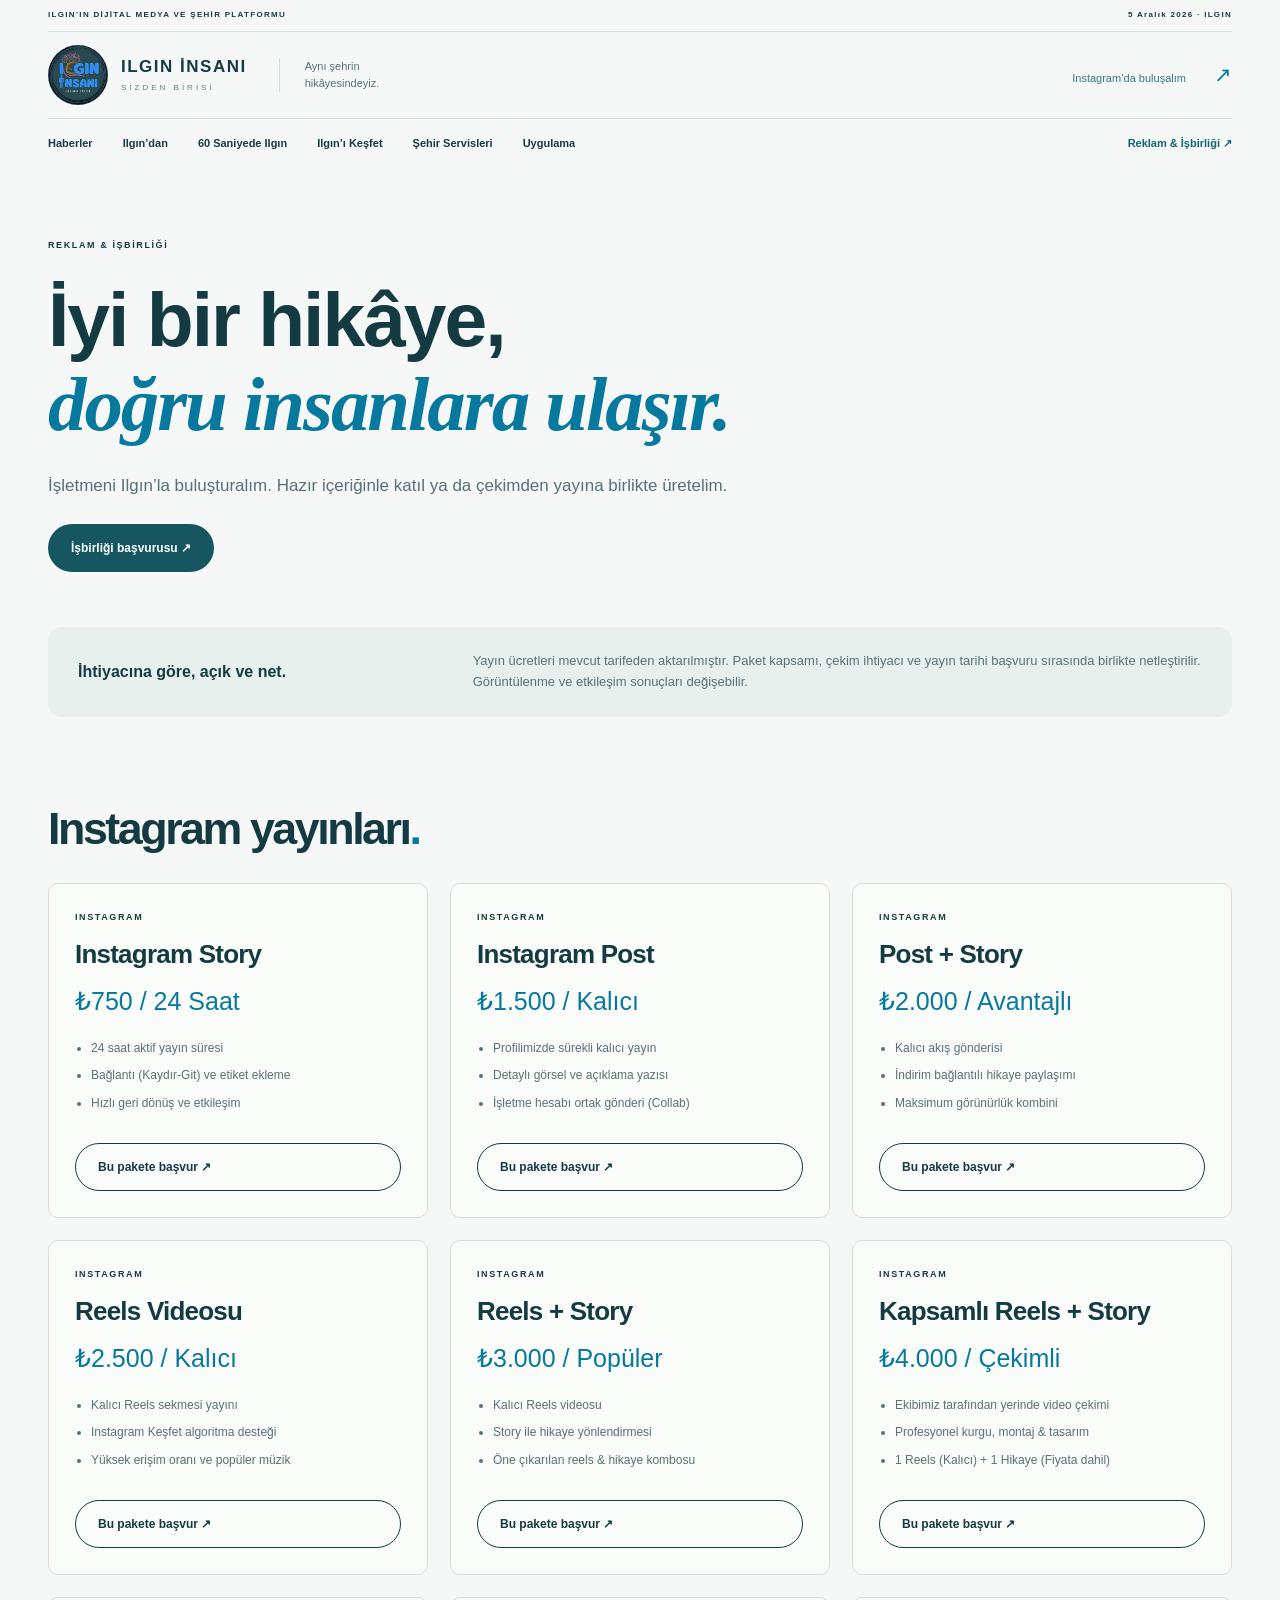
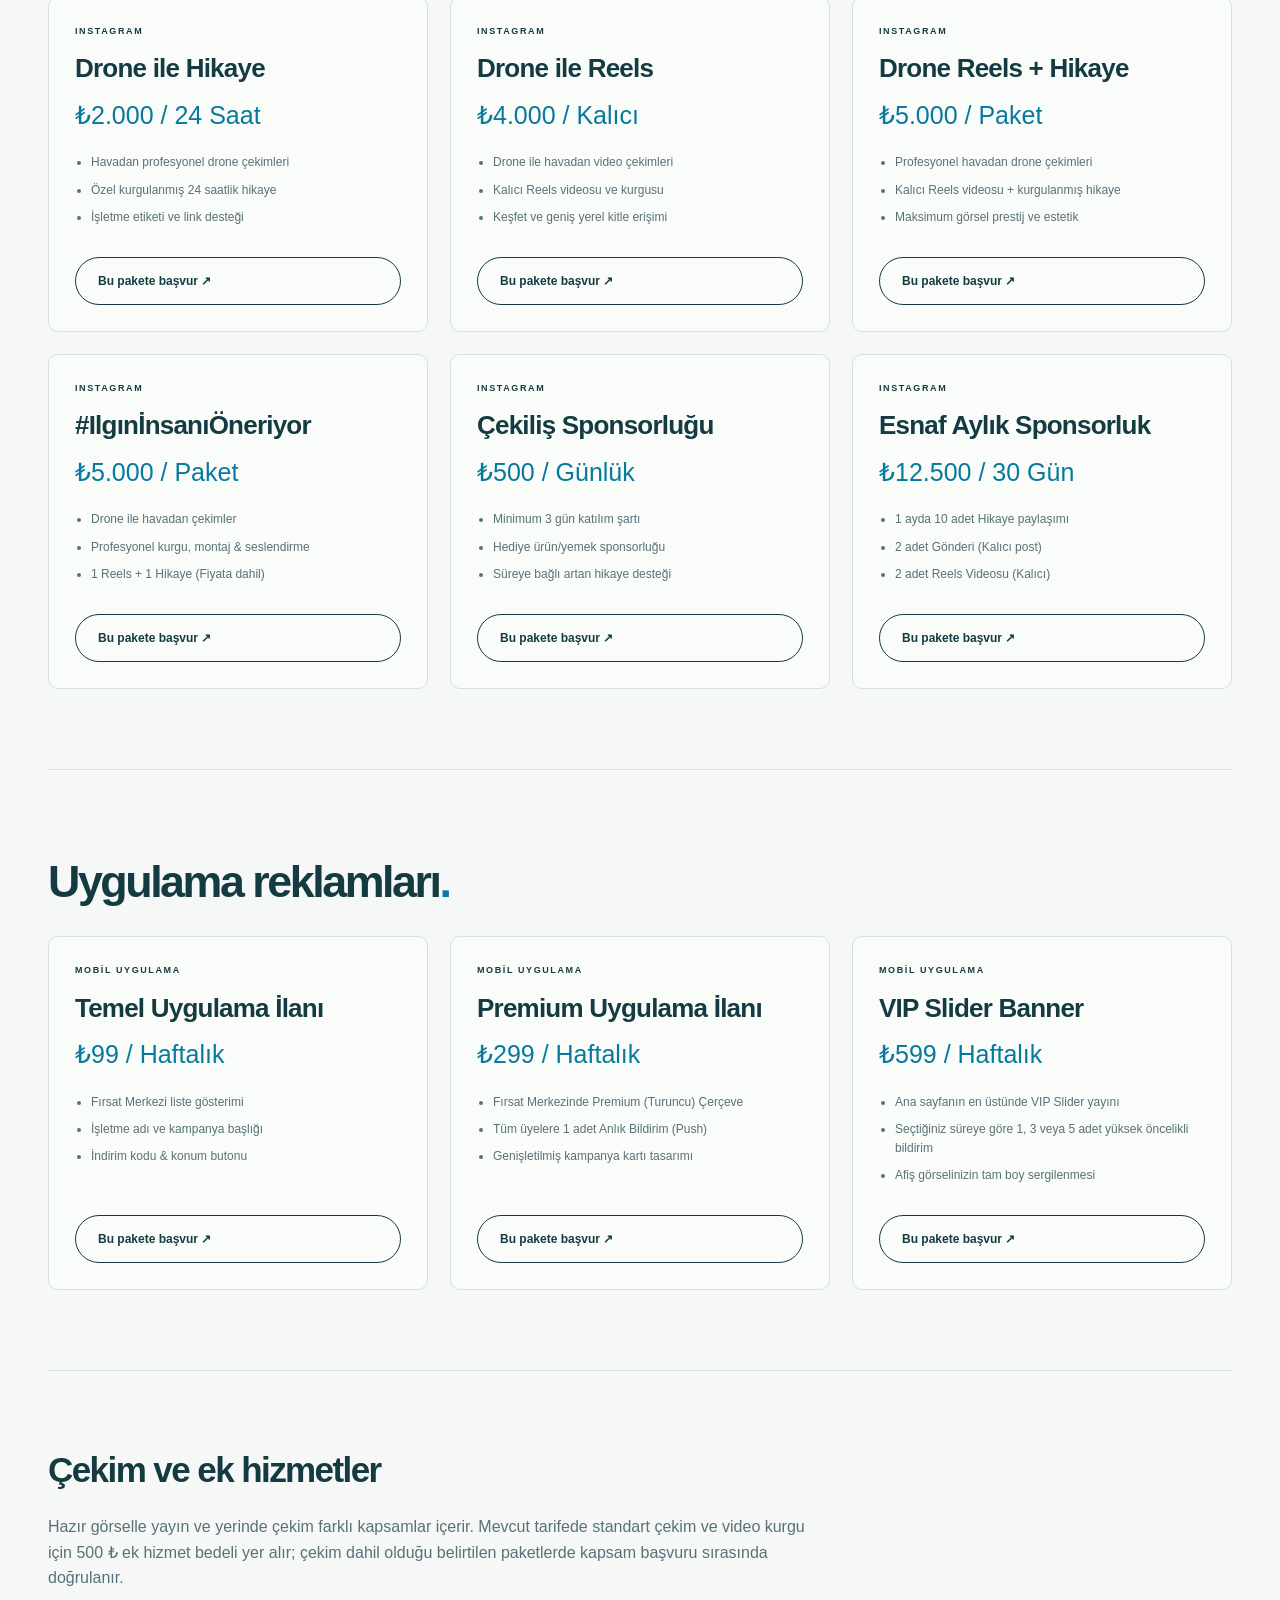
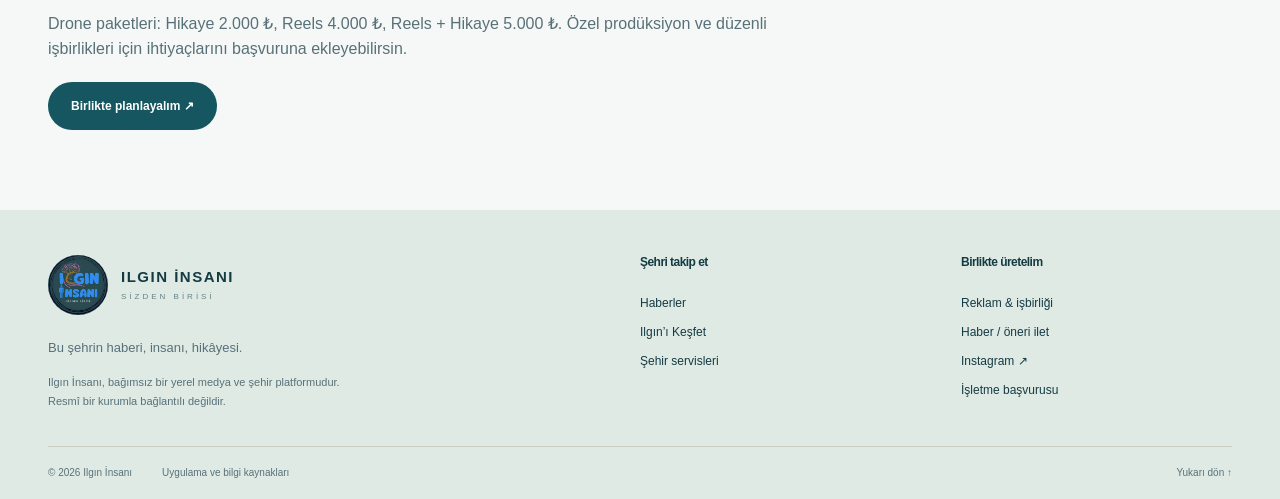
<file: reklam/index.html>
<!DOCTYPE html>
<html id="top" lang="tr"><head><meta charset="utf-8"/><meta content="width=device-width,initial-scale=1" name="viewport"/><title>Reklam ve İşbirliği | Ilgın İnsanı</title><meta content="Ilgın İnsanı reklam paketleri, Instagram yayınları, video ve drone çekimleri, uygulama reklamları ve işletme başvurusu." name="description"/><link href="https://ilgininsani.com/reklam/" rel="canonical"/><meta content="#f3f0e8" name="theme-color"/><meta content="website" property="og:type"/><meta content="tr_TR" property="og:locale"/><meta content="Reklam ve İşbirliği | Ilgın İnsanı" property="og:title"/><meta content="Ilgın İnsanı reklam paketleri, Instagram yayınları, video ve drone çekimleri, uygulama reklamları ve işletme başvurusu." property="og:description"/><meta content="https://ilgininsani.com/reklam/" property="og:url"/><meta content="https://ilgininsani.com/ilgin-1600.webp" property="og:image"/><meta content="summary_large_image" name="twitter:card"/><link href="/logo.jpeg" rel="icon"/><link href="/logo.jpeg" rel="apple-touch-icon"/><link href="/manifest.json" rel="manifest"/><link href="/editorial.css?v=20261002-city" rel="stylesheet"/><script defer="" src="/editorial.js?v=20261002-city"></script><script type="application/ld+json">{"@context": "https://schema.org", "@type": "Organization", "name": "Ilgın İnsanı", "url": "https://ilgininsani.com/", "logo": "https://ilgininsani.com/assets/icons/icon-512.png", "sameAs": ["https://www.instagram.com/ilgin.insani/"]}</script></head><body><a class="skip" href="#main-content">İçeriğe geç</a>
<header class="site-header"><div class="topline wrap"><span>ILGIN’IN DİJİTAL MEDYA VE ŞEHİR PLATFORMU</span><span class="edition" id="today">Konya · Ilgın</span></div>
<div class="masthead wrap"><a aria-label="Ilgın İnsanı ana sayfa" class="brand" href="/"><img alt="Ilgın İnsanı — Sizden Birisi" height="62" src="/logo.jpeg" width="62"/><span>ILGIN İNSANI<small>SİZDEN BİRİSİ</small></span></a><div class="mast-note">Aynı şehrin<br/>hikâyesindeyiz.</div><a class="social-top" href="https://www.instagram.com/ilgin.insani/" rel="noopener noreferrer" target="_blank">Instagram’da buluşalım <span aria-hidden="true">↗</span></a><button aria-controls="navigation" aria-expanded="false" class="menu-toggle" hidden="">Menü <span aria-hidden="true">☰</span></button></div>
<nav aria-label="Ana menü" class="navigation wrap" id="navigation"><a href="/#haberler">Haberler</a><a href="/#ilgindan">Ilgın’dan</a><a href="/#altmis-saniye">60 Saniyede Ilgın</a><a href="/kesfet.html">Ilgın’ı Keşfet</a><a href="/#sehir-servisleri">Şehir Servisleri</a><a href="/#uygulama">Uygulama</a><a class="nav-ad" href="/reklam/">Reklam &amp; İşbirliği <span aria-hidden="true">↗</span></a></nav></header><main id="main-content"><div class="wrap"><div class="page-intro"><span class="eyebrow">REKLAM &amp; İŞBİRLİĞİ</span><h1>İyi bir hikâye,<br/><em>doğru insanlara ulaşır.</em></h1><p>İşletmeni Ilgın’la buluşturalım. Hazır içeriğinle katıl ya da çekimden yayına birlikte üretelim.</p><a class="button dark" href="/esnaf.html#talep">İşbirliği başvurusu ↗</a></div><div class="pricing-note"><strong>İhtiyacına göre, açık ve net.</strong><p>Yayın ücretleri mevcut tarifeden aktarılmıştır. Paket kapsamı, çekim ihtiyacı ve yayın tarihi başvuru sırasında birlikte netleştirilir. Görüntülenme ve etkileşim sonuçları değişebilir.</p></div><section class="section" id="instagram"><div class="section-heading"><h2>Instagram yayınları<span class="orange">.</span></h2></div><div class="pricing-grid"><article class="price-card"><span class="eyebrow">INSTAGRAM</span><h3>Instagram Story</h3><p class="price">₺750 / 24 Saat</p><ul><li>24 saat aktif yayın süresi</li><li>Bağlantı (Kaydır-Git) ve etiket ekleme</li><li>Hızlı geri dönüş ve etkileşim</li></ul><a class="button outline" href="/esnaf.html?type=insta_only&amp;package=story#talep">Bu pakete başvur ↗</a></article><article class="price-card"><span class="eyebrow">INSTAGRAM</span><h3>Instagram Post</h3><p class="price">₺1.500 / Kalıcı</p><ul><li>Profilimizde sürekli kalıcı yayın</li><li>Detaylı görsel ve açıklama yazısı</li><li>İşletme hesabı ortak gönderi (Collab)</li></ul><a class="button outline" href="/esnaf.html?type=insta_only&amp;package=post#talep">Bu pakete başvur ↗</a></article><article class="price-card"><span class="eyebrow">INSTAGRAM</span><h3>Post + Story</h3><p class="price">₺2.000 / Avantajlı</p><ul><li>Kalıcı akış gönderisi</li><li>İndirim bağlantılı hikaye paylaşımı</li><li>Maksimum görünürlük kombini</li></ul><a class="button outline" href="/esnaf.html?type=insta_only&amp;package=post_story#talep">Bu pakete başvur ↗</a></article><article class="price-card"><span class="eyebrow">INSTAGRAM</span><h3>Reels Videosu</h3><p class="price">₺2.500 / Kalıcı</p><ul><li>Kalıcı Reels sekmesi yayını</li><li>Instagram Keşfet algoritma desteği</li><li>Yüksek erişim oranı ve popüler müzik</li></ul><a class="button outline" href="/esnaf.html?type=insta_only&amp;package=reels#talep">Bu pakete başvur ↗</a></article><article class="price-card"><span class="eyebrow">INSTAGRAM</span><h3>Reels + Story</h3><p class="price">₺3.000 / Popüler</p><ul><li>Kalıcı Reels videosu</li><li>Story ile hikaye yönlendirmesi</li><li>Öne çıkarılan reels &amp; hikaye kombosu</li></ul><a class="button outline" href="/esnaf.html?type=insta_only&amp;package=reels_story#talep">Bu pakete başvur ↗</a></article><article class="price-card"><span class="eyebrow">INSTAGRAM</span><h3>Kapsamlı Reels + Story</h3><p class="price">₺4.000 / Çekimli</p><ul><li>Ekibimiz tarafından yerinde video çekimi</li><li>Profesyonel kurgu, montaj &amp; tasarım</li><li>1 Reels (Kalıcı) + 1 Hikaye (Fiyata dahil)</li></ul><a class="button outline" href="/esnaf.html?type=insta_only&amp;package=kapsamli_reels_story#talep">Bu pakete başvur ↗</a></article><article class="price-card"><span class="eyebrow">INSTAGRAM</span><h3>Drone ile Hikaye</h3><p class="price">₺2.000 / 24 Saat</p><ul><li>Havadan profesyonel drone çekimleri</li><li>Özel kurgulanmış 24 saatlik hikaye</li><li>İşletme etiketi ve link desteği</li></ul><a class="button outline" href="/esnaf.html?type=insta_only&amp;package=drone_story#talep">Bu pakete başvur ↗</a></article><article class="price-card"><span class="eyebrow">INSTAGRAM</span><h3>Drone ile Reels</h3><p class="price">₺4.000 / Kalıcı</p><ul><li>Drone ile havadan video çekimleri</li><li>Kalıcı Reels videosu ve kurgusu</li><li>Keşfet ve geniş yerel kitle erişimi</li></ul><a class="button outline" href="/esnaf.html?type=insta_only&amp;package=drone_reels#talep">Bu pakete başvur ↗</a></article><article class="price-card"><span class="eyebrow">INSTAGRAM</span><h3>Drone Reels + Hikaye</h3><p class="price">₺5.000 / Paket</p><ul><li>Profesyonel havadan drone çekimleri</li><li>Kalıcı Reels videosu + kurgulanmış hikaye</li><li>Maksimum görsel prestij ve estetik</li></ul><a class="button outline" href="/esnaf.html?type=insta_only&amp;package=drone_combo#talep">Bu pakete başvur ↗</a></article><article class="price-card"><span class="eyebrow">INSTAGRAM</span><h3>#IlgınİnsanıÖneriyor</h3><p class="price">₺5.000 / Paket</p><ul><li>Drone ile havadan çekimler</li><li>Profesyonel kurgu, montaj &amp; seslendirme</li><li>1 Reels + 1 Hikaye (Fiyata dahil)</li></ul><a class="button outline" href="/esnaf.html?type=insta_only&amp;package=suggested#talep">Bu pakete başvur ↗</a></article><article class="price-card"><span class="eyebrow">INSTAGRAM</span><h3>Çekiliş Sponsorluğu</h3><p class="price">₺500 / Günlük</p><ul><li>Minimum 3 gün katılım şartı</li><li>Hediye ürün/yemek sponsorluğu</li><li>Süreye bağlı artan hikaye desteği</li></ul><a class="button outline" href="/esnaf.html?type=insta_only&amp;package=giveaway#talep">Bu pakete başvur ↗</a></article><article class="price-card"><span class="eyebrow">INSTAGRAM</span><h3>Esnaf Aylık Sponsorluk</h3><p class="price">₺12.500 / 30 Gün</p><ul><li>1 ayda 10 adet Hikaye paylaşımı</li><li>2 adet Gönderi (Kalıcı post)</li><li>2 adet Reels Videosu (Kalıcı)</li></ul><a class="button outline" href="/esnaf.html?type=insta_only&amp;package=monthly#talep">Bu pakete başvur ↗</a></article></div></section><section class="section" id="app"><div class="section-heading"><h2>Uygulama reklamları<span class="orange">.</span></h2></div><div class="pricing-grid"><article class="price-card"><span class="eyebrow">MOBİL UYGULAMA</span><h3>Temel Uygulama İlanı</h3><p class="price">₺99 / Haftalık</p><ul><li>Fırsat Merkezi liste gösterimi</li><li>İşletme adı ve kampanya başlığı</li><li>İndirim kodu &amp; konum butonu</li></ul><a class="button outline" href="/esnaf.html?type=app_only&amp;package=temel#talep">Bu pakete başvur ↗</a></article><article class="price-card"><span class="eyebrow">MOBİL UYGULAMA</span><h3>Premium Uygulama İlanı</h3><p class="price">₺299 / Haftalık</p><ul><li>Fırsat Merkezinde Premium (Turuncu) Çerçeve</li><li>Tüm üyelere 1 adet Anlık Bildirim (Push)</li><li>Genişletilmiş kampanya kartı tasarımı</li></ul><a class="button outline" href="/esnaf.html?type=app_only&amp;package=premium#talep">Bu pakete başvur ↗</a></article><article class="price-card"><span class="eyebrow">MOBİL UYGULAMA</span><h3>VIP Slider Banner</h3><p class="price">₺599 / Haftalık</p><ul><li>Ana sayfanın en üstünde VIP Slider yayını</li><li>Seçtiğiniz süreye göre 1, 3 veya 5 adet yüksek öncelikli bildirim</li><li>Afiş görselinizin tam boy sergilenmesi</li></ul><a class="button outline" href="/esnaf.html?type=app_only&amp;package=vip#talep">Bu pakete başvur ↗</a></article></div></section><section class="section prose"><h2>Çekim ve ek hizmetler</h2><p>Hazır görselle yayın ve yerinde çekim farklı kapsamlar içerir. Mevcut tarifede standart çekim ve video kurgu için 500 ₺ ek hizmet bedeli yer alır; çekim dahil olduğu belirtilen paketlerde kapsam başvuru sırasında doğrulanır.</p><p>Drone paketleri: Hikaye 2.000 ₺, Reels 4.000 ₺, Reels + Hikaye 5.000 ₺. Özel prodüksiyon ve düzenli işbirlikleri için ihtiyaçlarını başvuruna ekleyebilirsin.</p><a class="button dark" href="/esnaf.html#talep">Birlikte planlayalım ↗</a></section></div></main><footer class="site-footer"><div class="wrap footer-main"><div><a aria-label="Ilgın İnsanı ana sayfa" class="brand" href="/"><img alt="Ilgın İnsanı — Sizden Birisi" height="62" src="/logo.jpeg" width="62"/><span>ILGIN İNSANI<small>SİZDEN BİRİSİ</small></span></a><p>Bu şehrin haberi, insanı, hikâyesi.</p><p class="small">Ilgın İnsanı, bağımsız bir yerel medya ve şehir platformudur.<br/>Resmî bir kurumla bağlantılı değildir.</p></div><div><h2>Şehri takip et</h2><a href="/#haberler">Haberler</a><a href="/kesfet.html">Ilgın’ı Keşfet</a><a href="/#sehir-servisleri">Şehir servisleri</a></div><div><h2>Birlikte üretelim</h2><a href="/reklam/">Reklam &amp; işbirliği</a><a href="/#iletisim">Haber / öneri ilet</a><a href="https://www.instagram.com/ilgin.insani/" rel="noopener noreferrer" target="_blank">Instagram ↗</a><a href="/esnaf.html">İşletme başvurusu</a></div></div><div class="wrap footer-bottom"><span>© 2026 Ilgın İnsanı</span><a href="/uygulama.html">Uygulama ve bilgi kaynakları</a><a href="#top">Yukarı dön ↑</a></div></footer></body></html>
</file>
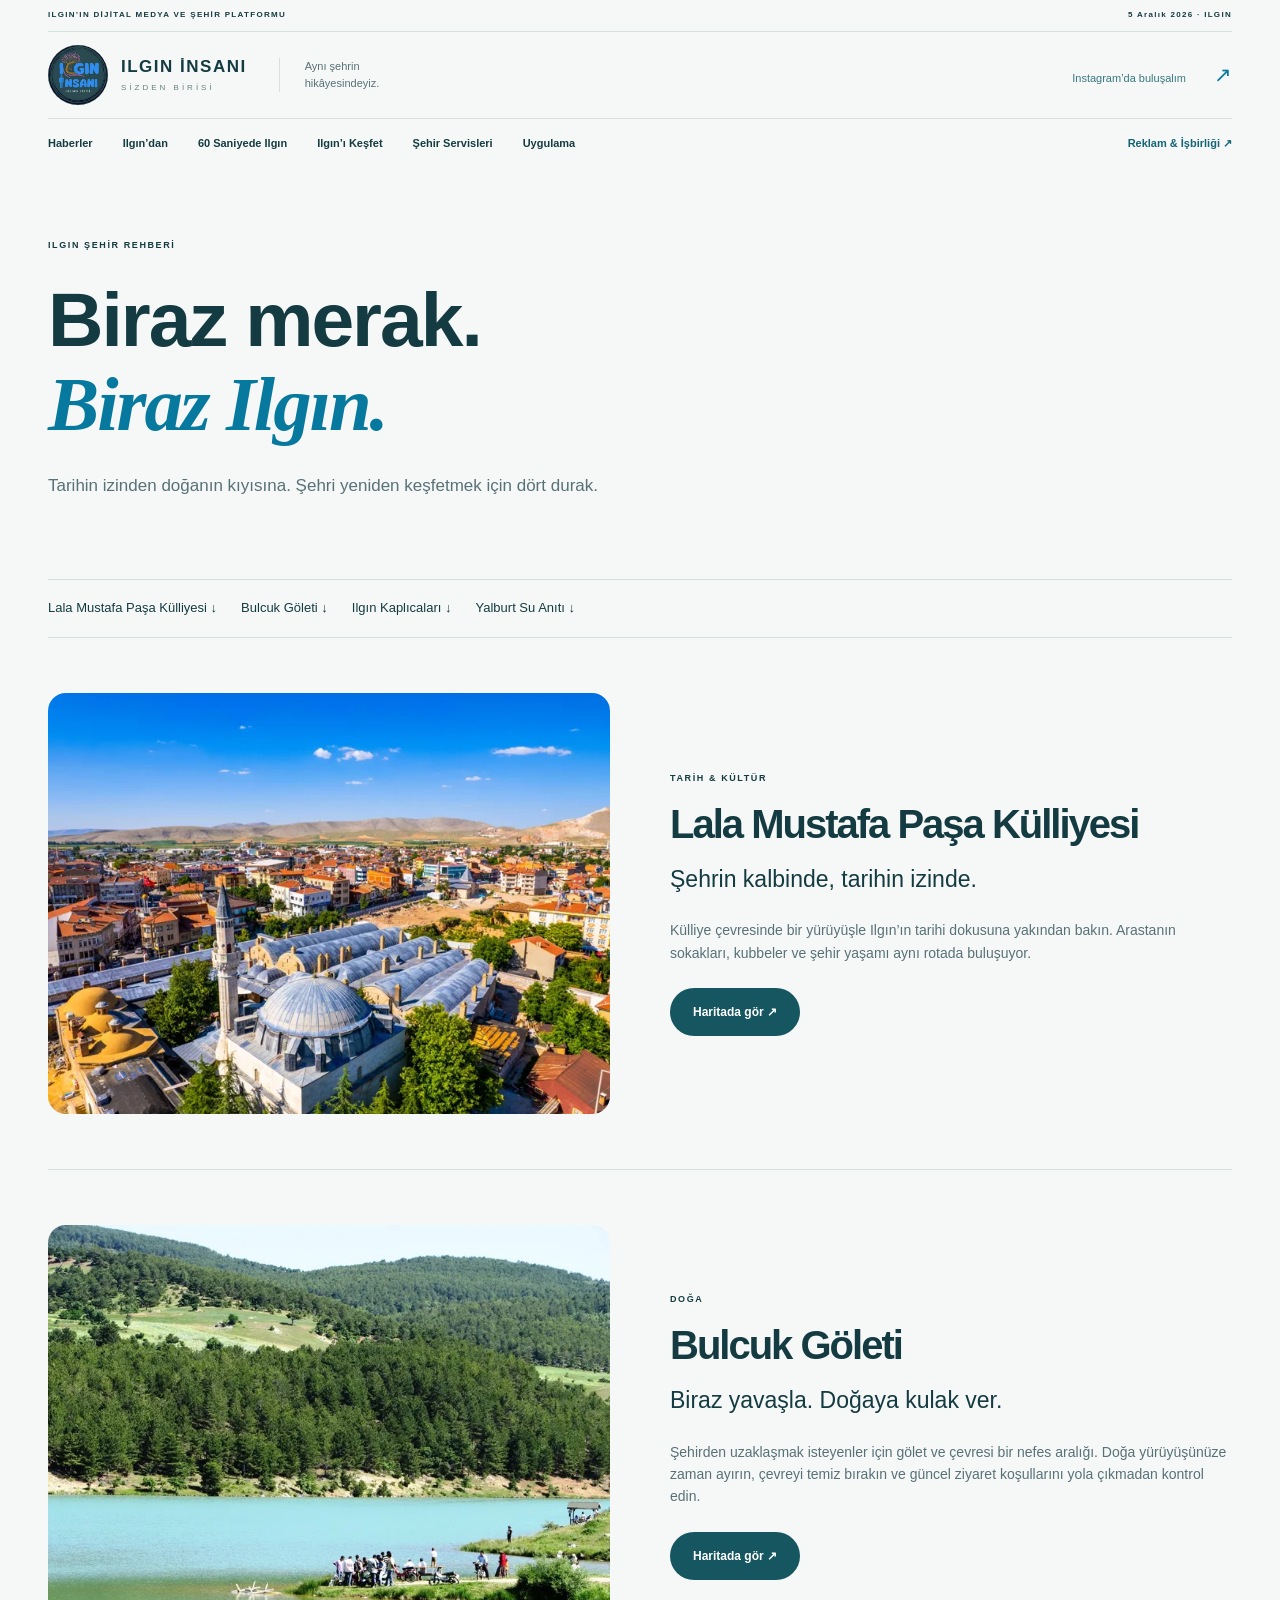
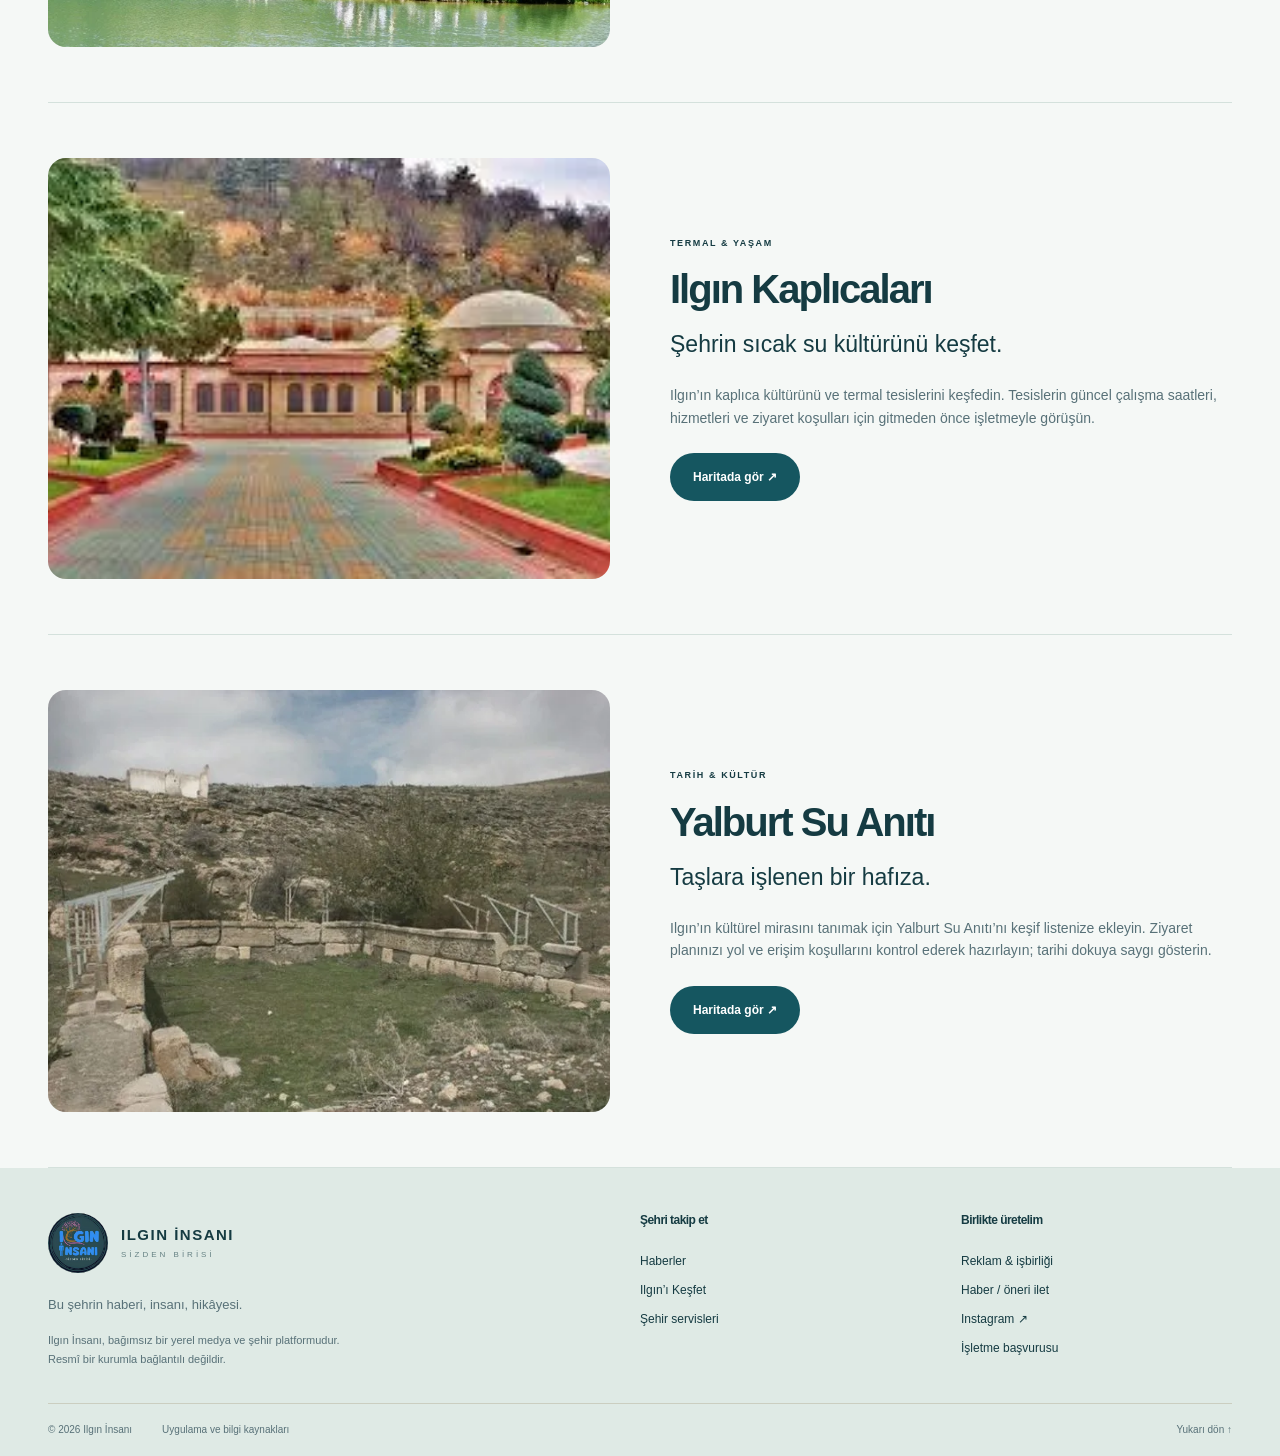
<file: kesfet.html>
<!DOCTYPE html>
<html id="top" lang="tr"><head><meta charset="utf-8"/><meta content="width=device-width,initial-scale=1" name="viewport"/><title>Ilgın’ı Keşfet | Tarih, Doğa ve Şehir Rehberi</title><meta content="Ilgın Kaplıcaları, Lala Mustafa Paşa Külliyesi, Bulcuk Göleti ve Yalburt Su Anıtı. Ilgın şehir rehberi ve harita bağlantıları." name="description"/><link href="https://ilgininsani.com/kesfet.html" rel="canonical"/><meta content="#f3f0e8" name="theme-color"/><meta content="website" property="og:type"/><meta content="tr_TR" property="og:locale"/><meta content="Ilgın’ı Keşfet | Tarih, Doğa ve Şehir Rehberi" property="og:title"/><meta content="Ilgın Kaplıcaları, Lala Mustafa Paşa Külliyesi, Bulcuk Göleti ve Yalburt Su Anıtı. Ilgın şehir rehberi ve harita bağlantıları." property="og:description"/><meta content="https://ilgininsani.com/kesfet.html" property="og:url"/><meta content="https://ilgininsani.com/ilgin-1600.webp" property="og:image"/><meta content="summary_large_image" name="twitter:card"/><link href="/logo.jpeg" rel="icon"/><link href="/logo.jpeg" rel="apple-touch-icon"/><link href="/manifest.json" rel="manifest"/><link href="/editorial.css?v=20261002-city" rel="stylesheet"/><script defer="" src="/editorial.js?v=20261002-city"></script><script type="application/ld+json">{"@context": "https://schema.org", "@type": "Organization", "name": "Ilgın İnsanı", "url": "https://ilgininsani.com/", "logo": "https://ilgininsani.com/assets/icons/icon-512.png", "sameAs": ["https://www.instagram.com/ilgin.insani/"]}</script></head><body><a class="skip" href="#main-content">İçeriğe geç</a>
<header class="site-header"><div class="topline wrap"><span>ILGIN’IN DİJİTAL MEDYA VE ŞEHİR PLATFORMU</span><span class="edition" id="today">Konya · Ilgın</span></div>
<div class="masthead wrap"><a aria-label="Ilgın İnsanı ana sayfa" class="brand" href="/"><img alt="Ilgın İnsanı — Sizden Birisi" height="62" src="/logo.jpeg" width="62"/><span>ILGIN İNSANI<small>SİZDEN BİRİSİ</small></span></a><div class="mast-note">Aynı şehrin<br/>hikâyesindeyiz.</div><a class="social-top" href="https://www.instagram.com/ilgin.insani/" rel="noopener noreferrer" target="_blank">Instagram’da buluşalım <span aria-hidden="true">↗</span></a><button aria-controls="navigation" aria-expanded="false" class="menu-toggle" hidden="">Menü <span aria-hidden="true">☰</span></button></div>
<nav aria-label="Ana menü" class="navigation wrap" id="navigation"><a href="/#haberler">Haberler</a><a href="/#ilgindan">Ilgın’dan</a><a href="/#altmis-saniye">60 Saniyede Ilgın</a><a href="/kesfet.html">Ilgın’ı Keşfet</a><a href="/#sehir-servisleri">Şehir Servisleri</a><a href="/#uygulama">Uygulama</a><a class="nav-ad" href="/reklam/">Reklam &amp; İşbirliği <span aria-hidden="true">↗</span></a></nav></header><main id="main-content"><div class="wrap"><div class="page-intro"><span class="eyebrow">ILGIN ŞEHİR REHBERİ</span><h1>Biraz merak.<br/><em>Biraz Ilgın.</em></h1><p>Tarihin izinden doğanın kıyısına. Şehri yeniden keşfetmek için dört durak.</p></div><nav aria-label="Keşif noktaları" class="guide-nav"><a href="#kulliye">Lala Mustafa Paşa Külliyesi ↓</a><a href="#bulcuk">Bulcuk Göleti ↓</a><a href="#kaplica">Ilgın Kaplıcaları ↓</a><a href="#yalburt">Yalburt Su Anıtı ↓</a></nav><article class="guide-article" id="kulliye"><img alt="Lala Mustafa Paşa Külliyesi" height="534" loading="lazy" src="/ilgin-800.webp" width="800"/><div><span class="eyebrow">TARİH &amp; KÜLTÜR</span><h2>Lala Mustafa Paşa Külliyesi</h2><p class="lead">Şehrin kalbinde, tarihin izinde.</p><p>Külliye çevresinde bir yürüyüşle Ilgın’ın tarihi dokusuna yakından bakın. Arastanın sokakları, kubbeler ve şehir yaşamı aynı rotada buluşuyor.</p><a class="button dark" href="https://www.google.com/maps/search/?api=1&amp;query=Lala%20Mustafa%20Pa%C5%9Fa%20K%C3%BClliyesi%20Ilg%C4%B1n" rel="noopener noreferrer" target="_blank">Haritada gör ↗</a></div></article><article class="guide-article" id="bulcuk"><img alt="Bulcuk Göleti" height="534" loading="lazy" src="/bulcuk.webp" width="800"/><div><span class="eyebrow">DOĞA</span><h2>Bulcuk Göleti</h2><p class="lead">Biraz yavaşla. Doğaya kulak ver.</p><p>Şehirden uzaklaşmak isteyenler için gölet ve çevresi bir nefes aralığı. Doğa yürüyüşünüze zaman ayırın, çevreyi temiz bırakın ve güncel ziyaret koşullarını yola çıkmadan kontrol edin.</p><a class="button dark" href="https://www.google.com/maps/search/?api=1&amp;query=Bulcuk%20G%C3%B6leti%20Ilg%C4%B1n" rel="noopener noreferrer" target="_blank">Haritada gör ↗</a></div></article><article class="guide-article" id="kaplica"><img alt="Ilgın Kaplıcaları" height="534" loading="lazy" src="/kaplica.webp" width="800"/><div><span class="eyebrow">TERMAL &amp; YAŞAM</span><h2>Ilgın Kaplıcaları</h2><p class="lead">Şehrin sıcak su kültürünü keşfet.</p><p>Ilgın’ın kaplıca kültürünü ve termal tesislerini keşfedin. Tesislerin güncel çalışma saatleri, hizmetleri ve ziyaret koşulları için gitmeden önce işletmeyle görüşün.</p><a class="button dark" href="https://www.google.com/maps/search/?api=1&amp;query=Ilg%C4%B1n%20Kapl%C4%B1calar%C4%B1" rel="noopener noreferrer" target="_blank">Haritada gör ↗</a></div></article><article class="guide-article" id="yalburt"><img alt="Yalburt Su Anıtı" height="534" loading="lazy" src="/yalburt.webp" width="800"/><div><span class="eyebrow">TARİH &amp; KÜLTÜR</span><h2>Yalburt Su Anıtı</h2><p class="lead">Taşlara işlenen bir hafıza.</p><p>Ilgın’ın kültürel mirasını tanımak için Yalburt Su Anıtı’nı keşif listenize ekleyin. Ziyaret planınızı yol ve erişim koşullarını kontrol ederek hazırlayın; tarihi dokuya saygı gösterin.</p><a class="button dark" href="https://www.google.com/maps/search/?api=1&amp;query=Yalburt%20Hitit%20Su%20An%C4%B1t%C4%B1" rel="noopener noreferrer" target="_blank">Haritada gör ↗</a></div></article></div></main><footer class="site-footer"><div class="wrap footer-main"><div><a aria-label="Ilgın İnsanı ana sayfa" class="brand" href="/"><img alt="Ilgın İnsanı — Sizden Birisi" height="62" src="/logo.jpeg" width="62"/><span>ILGIN İNSANI<small>SİZDEN BİRİSİ</small></span></a><p>Bu şehrin haberi, insanı, hikâyesi.</p><p class="small">Ilgın İnsanı, bağımsız bir yerel medya ve şehir platformudur.<br/>Resmî bir kurumla bağlantılı değildir.</p></div><div><h2>Şehri takip et</h2><a href="/#haberler">Haberler</a><a href="/kesfet.html">Ilgın’ı Keşfet</a><a href="/#sehir-servisleri">Şehir servisleri</a></div><div><h2>Birlikte üretelim</h2><a href="/reklam/">Reklam &amp; işbirliği</a><a href="/#iletisim">Haber / öneri ilet</a><a href="https://www.instagram.com/ilgin.insani/" rel="noopener noreferrer" target="_blank">Instagram ↗</a><a href="/esnaf.html">İşletme başvurusu</a></div></div><div class="wrap footer-bottom"><span>© 2026 Ilgın İnsanı</span><a href="/uygulama.html">Uygulama ve bilgi kaynakları</a><a href="#top">Yukarı dön ↑</a></div></footer></body></html>
</file>
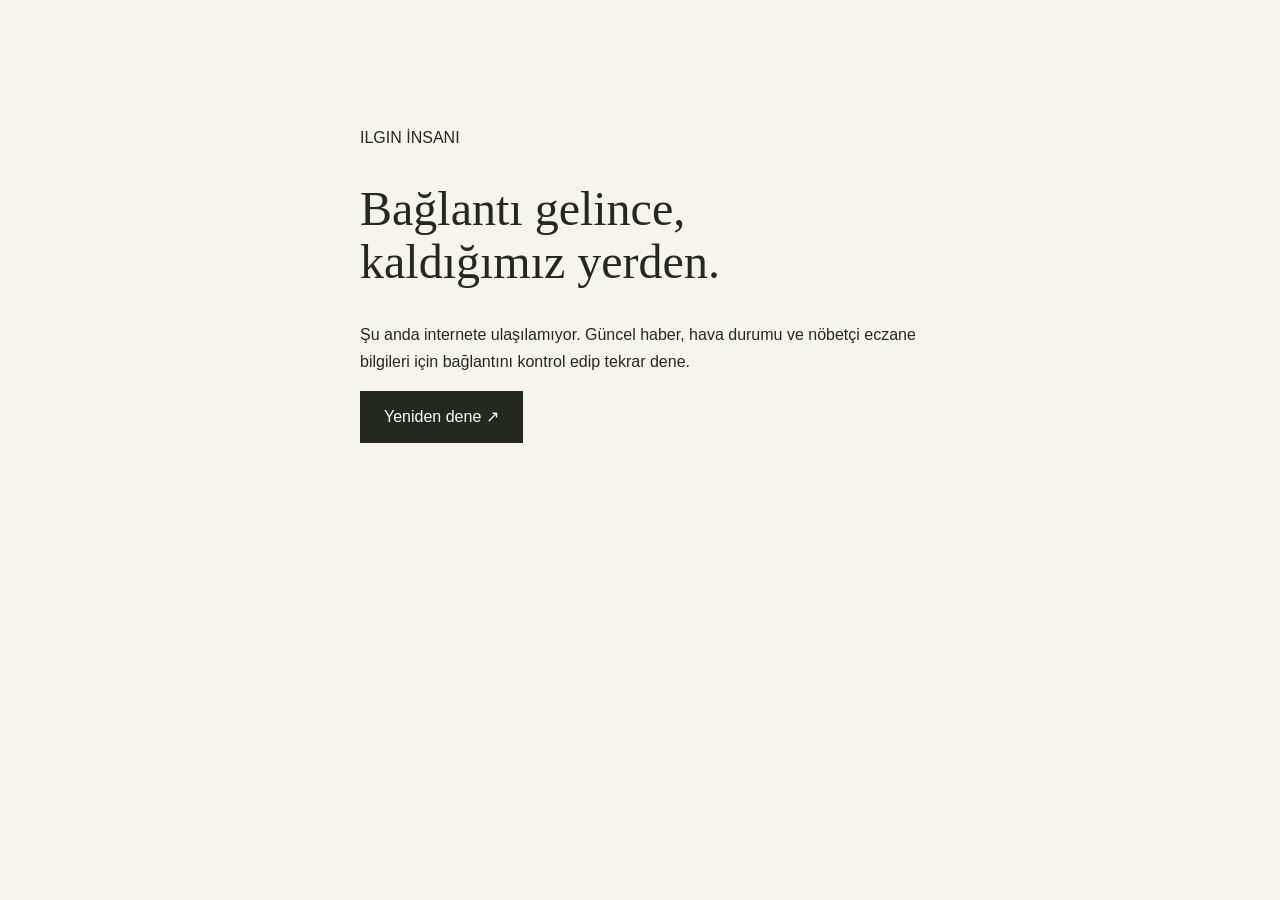
<file: offline.html>
<!DOCTYPE html>
<html lang="tr"><head><meta charset="utf-8"/><meta content="width=device-width,initial-scale=1" name="viewport"/><meta content="noindex" name="robots"/><title>Bağlantı bekleniyor | Ilgın İnsanı</title><style>body{margin:0;background:#f6f4ee;color:#242820;font:16px/1.7 Arial;padding:12vh 8vw}main{max-width:560px;margin:auto}h1{font:48px/1.1 Georgia}a{display:inline-block;background:#242820;color:#fff;padding:12px 24px;text-decoration:none}a:focus-visible{outline:3px solid #c34825;outline-offset:4px}</style></head><body><main><p>ILGIN İNSANI</p><h1>Bağlantı gelince,<br/>kaldığımız yerden.</h1><p>Şu anda internete ulaşılamıyor. Güncel haber, hava durumu ve nöbetçi eczane bilgileri için bağlantını kontrol edip tekrar dene.</p><a href="/">Yeniden dene ↗</a></main></body></html>
</file>
<file: editorial.css>
:root{--paper:#f6f4ee;--ink:#242820;--muted:#64665e;--line:#d9d9ce;--accent:#c34825;--tint:#eae9df;--serif:Georgia,'Times New Roman',serif;--sans:Arial,Helvetica,sans-serif}*{box-sizing:border-box}html{scroll-behavior:smooth;scroll-padding-top:24px}body{margin:0;background:var(--paper);color:var(--ink);font:16px/1.6 var(--sans);-webkit-font-smoothing:antialiased}a{color:inherit;text-decoration:none}a:hover{color:var(--accent)}button,input,textarea{font:inherit}button,a{-webkit-tap-highlight-color:transparent}button{cursor:pointer}img{display:block;width:100%;height:auto}h1,h2,h3,p{margin:0}h1,h2,h3{font-weight:500;line-height:1.1}h1,h2,h3{font-family:var(--serif)}p{color:var(--muted)}:focus-visible{outline:3px solid var(--accent);outline-offset:5px}::selection{background:#dfc5aa;color:#242820}[hidden]{display:none!important}.wrap{width:calc(100% - 96px);max-width:1376px;margin-inline:auto}.eyebrow{display:block;font-size:10px;font-weight:700;letter-spacing:1.7px;line-height:1.6}.orange{color:var(--accent)}.small{font-size:12px;line-height:1.7}.text-link{display:inline-block;font-size:13px;font-weight:700;padding-block:8px;border-bottom:1px solid currentColor;line-height:1.5}.skip{position:fixed;top:-80px;left:16px;background:var(--ink);color:#fff;padding:12px 20px;z-index:1000}.skip:focus{top:12px}.topline{display:flex;justify-content:space-between;border-bottom:1px solid var(--line);padding-block:11px;font-size:9px;font-weight:700;letter-spacing:1.3px}.masthead{display:flex;align-items:center;gap:32px;padding-block:23px}.brand{font-size:53px;line-height:1;font-weight:800;letter-spacing:-3.6px;white-space:nowrap}.brand span{font-weight:400}.brand i{color:var(--accent);font-style:normal}.mast-note{border-left:1px solid var(--line);padding-left:25px;color:var(--muted);font-size:11px;line-height:1.55}.social-top{font-size:11px;margin-left:auto}.social-top span{margin-left:25px;color:var(--accent);font-size:21px}.navigation{display:flex;align-items:center;gap:32px;padding-block:14px;border-top:1px solid var(--ink);border-bottom:1px solid var(--line);font-size:12px;font-weight:600}.navigation a{padding-block:4px}.nav-ad{margin-left:auto;color:var(--accent)}.menu-toggle{display:none;border:1px solid var(--line);background:none;padding:10px}.section-line{display:flex;justify-content:space-between;font-size:10px;letter-spacing:1px;color:var(--muted)}.opening{padding-block:24px 17px}.dot{display:inline-block;width:6px;height:6px;background:var(--accent);border-radius:50%;margin-right:8px;vertical-align:middle}.hero{display:grid;grid-template-columns:minmax(0,2.65fr) minmax(240px,1fr);gap:30px}.hero-photo{position:relative;min-height:540px;overflow:hidden;background:#565c45}.hero-photo>img{position:absolute;inset:0;width:100%;height:100%;object-fit:cover;object-position:center 60%}.hero-photo:after{content:'';position:absolute;inset:0;background:linear-gradient(90deg,rgba(14,24,20,.64),rgba(14,24,20,.03)),linear-gradient(0deg,rgba(14,24,20,.45),transparent 70%)}.hero-overlay{position:relative;z-index:1;color:#fff;padding:57px 42px 44px;display:flex;align-items:flex-start;flex-direction:column;height:100%;justify-content:flex-end}.light{color:#fff}.hero h1{font-size:clamp(54px,5.3vw,83px);letter-spacing:-3px;line-height:1.01;margin:29px 0 21px}.hero h1 em{font-weight:400}.hero p{font-size:14px;line-height:1.65;color:#f3f3ec;margin-bottom:27px}.photo-credit{position:absolute;top:22px;right:20px;z-index:2;font-size:9px;letter-spacing:2px;color:white;writing-mode:vertical-rl}.button{display:inline-flex;justify-content:space-between;align-items:center;gap:32px;padding:14px 22px;font-size:12px;font-weight:700;line-height:1.5;border:1px solid transparent;transition:background .18s,color .18s}.button:hover{background:var(--accent);color:#fff}.button span{font-size:18px;line-height:1}.cream{background:var(--paper);color:var(--ink)}.dark{background:var(--ink);color:#fff}.outline{border-color:var(--ink);color:var(--ink);background:transparent}.hero-aside{display:flex;flex-direction:column}.aside-heading{display:flex;justify-content:space-between;padding:3px 0 17px;border-bottom:1px solid var(--line)}.aside-heading>span:last-child{color:var(--accent);font-size:24px;line-height:1}.hero-aside h2{font-size:44px;line-height:1.02;padding-block:20px}.aside-story{display:flex;gap:17px;padding:20px 0;border-top:1px solid var(--line)}.number{font-size:11px;color:var(--accent);padding-top:2px}.aside-story h3{font-size:24px;margin-top:8px}.aside-story .text-link{border:0;font-size:11px;margin-top:7px;color:var(--muted)}.aside-weather{display:flex;align-items:center;gap:17px;border-top:1px solid var(--line);margin-top:auto;padding:16px 0 0}.weather-symbol{font-size:35px;color:var(--accent)}.aside-weather b{font-size:13px}.aside-weather div span{display:block;font-size:10px;color:var(--muted)}.quicklinks{display:grid;grid-template-columns:1.15fr repeat(4,1fr);border-block:1px solid var(--line);margin-top:25px;padding:15px 0;align-items:center}.quicklinks>a{display:flex;justify-content:space-between;gap:10px;border-left:1px solid var(--line);padding:8px 21px;font-size:12px}.quicklinks>a span{color:var(--accent)}.section{padding-block:64px;border-bottom:1px solid var(--line)}.section-heading{display:flex;justify-content:space-between;align-items:flex-end;gap:24px;margin-bottom:30px}.section-heading h2{font-size:40px;letter-spacing:-1.2px;margin-top:7px}.section-heading>.text-link{white-space:nowrap}.section-note{font-size:12px;color:var(--muted)}.news-grid{display:grid;grid-template-columns:1fr 1.15fr;gap:30px}.news-empty{background:var(--tint);padding:38px;display:flex;flex-direction:column;align-items:flex-start;justify-content:center}.news-empty h3{font-size:35px;max-width:360px;margin-block:13px}.news-empty p{font-size:14px;max-width:370px;margin-bottom:22px}.news-feature{display:grid;grid-template-columns:1fr 1fr;gap:26px;align-items:center}.news-feature img{height:100%;min-height:280px;object-fit:cover}.news-feature h3{font-size:32px;margin:15px 0 20px}.news-card{border-bottom:1px solid var(--line);padding-bottom:20px}.news-card img{aspect-ratio:4/3;object-fit:cover;margin-bottom:18px}.news-card h3{font-size:24px;margin:10px 0;overflow-wrap:anywhere}.news-grid.has-posts{grid-template-columns:repeat(3,minmax(0,1fr))}.city-story{display:grid;grid-template-columns:1.25fr 1fr;background:var(--tint)}.story-image img{height:100%;min-height:370px;object-fit:cover}.story-copy{display:flex;flex-direction:column;align-items:flex-start;padding:42px}.story-copy h3{font-size:40px;letter-spacing:-1px;margin-block:20px}.story-copy p{font-size:14px;margin-bottom:15px;max-width:430px}.story-bottom{display:flex;justify-content:space-between;width:100%;border-top:1px solid #cccec0;margin-top:30px;padding-top:16px;font-size:9px;letter-spacing:1px;color:var(--muted)}.minute-section{background:var(--ink);color:var(--paper);margin-top:64px;padding-block:54px 60px}.minute-section .eyebrow{color:#d0d1c5}.minute-section .text-link{color:#eee8dc}.minute-section h2{font-size:43px}.minute-intro{color:#c6c8bd;font-size:13px;margin-top:-12px;margin-bottom:30px}.minute-grid{display:grid;grid-template-columns:repeat(3,minmax(0,1fr));gap:24px}.minute-card{position:relative;min-height:340px;overflow:hidden;background:#3d4739}.minute-card img{position:absolute;width:100%;height:100%;object-fit:cover;filter:brightness(.64);transition:transform .35s}.minute-card:after{content:'';position:absolute;inset:0;background:linear-gradient(0deg,rgba(0,0,0,.75),transparent 85%)}.minute-card:hover img{transform:scale(1.03)}.minute-time{position:absolute;top:20px;left:20px;border:1px solid #ffffff80;padding:6px 10px;color:#fff;font-size:10px;letter-spacing:1.5px;z-index:1}.minute-card>div{position:absolute;bottom:25px;left:25px;right:25px;z-index:1;color:white}.minute-card h3{font-size:30px;margin-block:10px 14px}.minute-card>div>span:last-child{font-size:11px}.places-grid{display:grid;grid-template-columns:repeat(4,minmax(0,1fr));gap:24px}.image-wrap{position:relative;overflow:hidden;margin-bottom:18px}.image-wrap img{aspect-ratio:1.15;object-fit:cover;transition:transform .35s}.place-card:hover img{transform:scale(1.035)}.image-arrow{position:absolute;bottom:0;right:0;background:var(--paper);padding:7px 14px;font-size:20px}.place-card .eyebrow{font-size:9px;color:var(--accent)}.place-card h3{font-size:25px;margin:8px 0}.place-card p{font-size:12px}.services-grid{display:grid;grid-template-columns:repeat(3,minmax(0,1fr));gap:22px}.service{padding:29px;border:1px solid var(--line);background:#f1f0e8}.service.pharmacy{background:#eceee3}.service-icon{display:block;color:var(--accent);font-size:28px;margin-bottom:16px}.service h3{font-size:29px;margin-block:13px}.service p{font-size:13px;margin-block:12px}.service .small{font-size:11px}.service a{font-size:12px}.service-links{display:flex;flex-direction:column;gap:8px;margin-top:20px}.service-links a{border-top:1px solid var(--line);padding-top:8px}.service .temperature{font:53px/1 var(--serif);color:var(--ink);margin:18px 0}.forecast{display:flex;gap:14px;padding:14px 0;border-block:1px solid var(--line);margin:14px 0}.forecast span{font-size:11px}.forecast b{display:block;font-size:14px}.app-section{display:grid;grid-template-columns:104px 1fr auto;align-items:center;gap:30px;border-bottom:1px solid var(--line);padding-block:46px}.app-icon img{border-radius:24px}.app-section h2{font-size:34px;margin-block:10px}.app-section p{font-size:13px}.app-section .text-link{font-size:11px}.store-links{display:flex;flex-direction:column;gap:9px}.install-button{border:0;background:none}.ad-section{margin-block:64px 0;background:var(--accent);color:var(--paper);padding:50px;display:grid;grid-template-columns:1.2fr 1fr;gap:25px;overflow:hidden}.ad-section h2{font-size:52px;letter-spacing:-1.4px;margin:24px 0}.ad-section p{color:#fff2e8;font-size:14px;margin-bottom:26px}.ad-art{position:relative;display:flex;flex-direction:column;justify-content:center;font-size:clamp(35px,5.5vw,76px);letter-spacing:-3px;line-height:1;font-weight:700;transform:rotate(-8deg);padding-left:30px}.ad-art span{color:#ffcfb5}.ad-art span:nth-child(2){color:#fff5e5}.ad-art span:nth-child(3){-webkit-text-stroke:1px #ffd1b7;color:transparent}.ad-art b{position:absolute;top:-20px;right:-20px;font-size:120px;font-weight:400;color:#f4ac83}.contact-section{display:grid;grid-template-columns:1fr 1fr;gap:80px;border:0}.contact-section h2{font-size:46px;letter-spacing:-1px;margin:16px 0}.contact-section p{font-size:14px;margin:12px 0 20px}.contact-section label{display:block;font-size:12px;font-weight:700;margin-bottom:6px}.contact-section input,.contact-section textarea{display:block;width:100%;padding:12px;background:#fffefa;border:1px solid #bcbeb3;border-radius:0;color:var(--ink);margin-bottom:16px}.contact-section textarea{resize:vertical}.contact-section form .small{font-size:11px;margin:0 0 20px}.site-footer{background:#eae9e0;padding-top:45px}.footer-main{display:grid;grid-template-columns:2fr 1fr 1fr;gap:50px;padding-bottom:35px}.footer-main .brand{font-size:38px;letter-spacing:-2px}.footer-main p{margin-top:15px;font-size:13px}.footer-main p.small{font-size:11px}.footer-main h2{font:700 12px var(--sans);margin-bottom:20px}.footer-main>div:not(:first-child)>a{display:block;font-size:12px;padding-block:5px}.footer-bottom{display:flex;gap:30px;border-top:1px solid #cbcec0;padding-block:18px;font-size:10px;color:var(--muted)}.footer-bottom>a:last-child{margin-left:auto}.page-intro{padding:70px 0 55px;max-width:850px}.page-intro h1{font-size:66px;letter-spacing:-2px;margin:24px 0}.page-intro p{font-size:17px;max-width:680px;margin-bottom:25px}.pricing-note{padding:24px 30px;background:var(--tint);display:grid;grid-template-columns:1fr 2fr;gap:30px;align-items:center}.pricing-note p{font-size:13px}.pricing-grid{display:grid;grid-template-columns:repeat(3,minmax(0,1fr));gap:22px}.price-card{border:1px solid var(--line);padding:26px;display:flex;flex-direction:column;align-items:flex-start;background:#fcfbf6}.price-card h3{font-size:26px;margin:16px 0}.price{font:25px/1.3 var(--serif);color:var(--accent)}.price-card ul{font-size:12px;color:var(--muted);padding-left:16px;margin-block:22px}.price-card li{padding-bottom:8px}.price-card .button{margin-top:auto;width:100%}.prose{max-width:780px;border:0}.prose h2{font-size:35px;margin-bottom:24px}.prose p{margin-bottom:20px}.guide-nav{display:flex;gap:24px;flex-wrap:wrap;border-block:1px solid var(--line);padding:18px 0;font-size:13px}.guide-article{display:grid;grid-template-columns:1fr 1fr;gap:45px;padding:55px 0;border-bottom:1px solid var(--line);align-items:center}.guide-article>img{aspect-ratio:4/3;object-fit:cover}.guide-article h2{font-size:40px;margin-block:17px}.guide-article p{font-size:14px;margin-bottom:24px}.guide-article .lead{font:23px/1.4 var(--serif);color:var(--ink)}
@media(min-width:1500px){.hero-photo{min-height:585px}}@media(max-width:1100px){.wrap{width:calc(100% - 56px)}.navigation{gap:19px;font-size:11px}.hero{gap:22px;grid-template-columns:minmax(0,2.1fr) minmax(225px,1fr)}.hero-overlay{padding:36px 28px}.hero-photo{min-height:500px}.hero-aside h2{font-size:37px}.aside-story h3{font-size:23px}.hero h1{font-size:64px}.quicklinks>a{padding-inline:14px;font-size:11px}.section-heading h2{font-size:36px}.story-copy{padding:30px}.story-copy h3{font-size:34px}.news-feature{gap:20px}.news-feature h3{font-size:27px}.services-grid{gap:15px}.service{padding:24px}.places-grid{gap:18px}.place-card h3{font-size:22px}}
@media(max-width:760px){.wrap{width:calc(100% - 36px)}.topline{font-size:8px;padding-block:10px;letter-spacing:.6px}.edition{display:none}.masthead{padding-block:19px;gap:12px}.brand{font-size:39px;letter-spacing:-2.5px}.mast-note,.social-top{display:none}.menu-toggle{display:block;margin-left:auto;font-size:11px;padding:9px}.navigation{flex-wrap:wrap;gap:0;padding-block:8px}.navigation a{width:50%;padding:10px 0}.nav-ad{margin-left:0}.js .navigation:not(.is-open){display:none}.opening{font-size:8px;padding-block:18px 12px;letter-spacing:.6px}.hero{grid-template-columns:1fr;gap:0}.hero-photo{min-height:495px}.hero-overlay{padding:32px 25px}.hero h1{font-size:61px;letter-spacing:-2px;margin-top:24px}.hero .eyebrow{font-size:8px;letter-spacing:1.1px;max-width:220px}.hero p{font-size:13px}.hero-photo>img{object-position:45% center}.hero-photo:after{background:linear-gradient(0deg,rgba(11,23,17,.8),rgba(11,23,17,.08))}.hero-aside{display:grid;grid-template-columns:1fr 1fr;gap:0 20px;margin-top:22px}.aside-heading{grid-column:1/-1;padding-bottom:12px}.hero-aside h2{display:none}.aside-story{border:0;padding:17px 0;gap:9px}.aside-story h3{font-size:21px;line-height:1.15}.aside-story .eyebrow{font-size:8px}.aside-weather{grid-column:1/-1;padding-top:10px;gap:12px}.weather-symbol{font-size:29px}.aside-weather b{font-size:12px}.aside-weather div{display:flex;align-items:center;justify-content:space-between;gap:16px;flex:1}.quicklinks{grid-template-columns:1fr 1fr;padding-block:12px;margin-top:18px}.quicklinks>.eyebrow{grid-column:1/-1;padding:4px 0 9px;font-size:8px}.quicklinks>a{font-size:11px;padding:11px 9px 11px 0;border-left:0}.quicklinks>a:nth-child(odd){border-left:1px solid var(--line);padding-left:15px}.section{padding-block:40px}.section-heading{gap:12px;flex-wrap:wrap;margin-bottom:22px}.section-heading h2{font-size:32px;letter-spacing:-.7px}.section-heading>.text-link{font-size:11px}.section-heading .eyebrow{font-size:8px}.section-note{font-size:11px}.news-grid,.news-grid.has-posts{grid-template-columns:1fr;gap:22px}.news-empty{padding:28px}.news-empty h3{font-size:32px}.news-empty p{font-size:13px}.news-feature{grid-template-columns:1fr 1fr;gap:20px}.news-feature img{min-height:200px;height:200px}.news-feature h3{font-size:27px}.news-feature .eyebrow{font-size:8px}.news-feature .text-link{font-size:11px}.city-story{grid-template-columns:1fr}.story-image img{min-height:0;aspect-ratio:1.5;object-fit:cover}.story-copy{padding:28px}.story-copy h3{font-size:33px;margin-block:16px}.story-copy p{font-size:13px}.minute-section{margin-top:40px;padding-block:35px}.minute-section h2{font-size:32px}.minute-intro{font-size:12px;margin-top:0}.minute-grid{gap:15px;grid-template-columns:1fr}.minute-card{min-height:265px}.minute-card img{object-position:center 60%}.minute-card h3{font-size:29px}.places-grid{grid-template-columns:1fr 1fr;gap:27px 16px}.image-wrap{margin-bottom:12px}.place-card h3{font-size:23px}.place-card p{font-size:11px}.place-card .eyebrow{font-size:8px;letter-spacing:1px}.services-grid{grid-template-columns:1fr;gap:16px}.service{padding:26px}.service-icon{float:right;margin-top:-3px}.service h3{font-size:30px}.service .eyebrow{padding-right:36px}.app-section{grid-template-columns:64px 1fr;gap:18px;padding-block:35px}.app-icon img{border-radius:16px}.app-section h2{font-size:27px}.app-section .eyebrow{font-size:8px}.store-links{grid-column:1/-1;flex-direction:row;flex-wrap:wrap}.store-links .button{flex:1;justify-content:center;white-space:nowrap}.app-section p{font-size:12px}.ad-section{margin-top:40px;padding:30px;grid-template-columns:1fr}.ad-section h2{font-size:44px;letter-spacing:-1px;margin-block:20px}.ad-section p{font-size:13px}.ad-art{display:none}.ad-section .eyebrow{font-size:8px}.contact-section{grid-template-columns:1fr;gap:27px}.contact-section h2{font-size:38px}.contact-section p{font-size:13px}.footer-main{grid-template-columns:1fr 1fr;gap:30px}.footer-main>div:first-child{grid-column:1/-1}.footer-main .brand{font-size:38px}.footer-bottom{flex-wrap:wrap;gap:12px;font-size:9px}.footer-bottom>a:last-child{margin-left:0}.page-intro{padding-block:40px}.page-intro h1{font-size:47px;letter-spacing:-1.5px}.page-intro p{font-size:15px}.pricing-note{grid-template-columns:1fr;gap:12px;padding:24px}.pricing-grid{grid-template-columns:1fr}.price-card{padding:27px}.price-card h3{font-size:29px}.guide-nav{gap:10px 20px;font-size:12px}.guide-article{grid-template-columns:1fr;gap:25px;padding-block:35px}.guide-article h2{font-size:34px}.desktop-only{display:none}}
@media(prefers-reduced-motion:reduce){html{scroll-behavior:auto}*,*:before,*:after{transition:none!important;animation:none!important}}
/* Cinematic city edition: motion enhances readable, source-linked content. */
:root{--paper:#f3f0e8;--ink:#20251f;--muted:#666a60;--accent:#bb4226;--serif:Arial,Helvetica,sans-serif}.wrap{max-width:1440px}h1,h2,h3{font-weight:600;letter-spacing:-.045em}main{overflow-x:clip}.visually-hidden{position:absolute;width:1px;height:1px;clip-path:inset(50%);overflow:hidden;white-space:nowrap}.topline{font-size:8px;padding-block:9px}.masthead{padding-block:19px}.brand{font-size:43px}.navigation{font-size:11px;gap:27px}.button{border-radius:30px;min-height:46px}.dark{background:var(--ink)}.eyebrow{font-size:9px;letter-spacing:1.6px}.cinema-hero{position:relative;margin:22px calc((100vw - 100%)/-2) 0;height:150svh;min-height:950px}.hero-stage{position:sticky;top:0;height:100svh;min-height:620px;overflow:hidden;background:#324438;color:white;perspective:1200px}.hero-landscape{position:absolute;inset:-3%;transform:scale(calc(1.04 + var(--hero-progress,0)*.16)) translateY(calc(var(--hero-progress,0)*-4%));will-change:transform}.hero-landscape img{height:100%;object-fit:cover;object-position:50% 56%}.hero-shade{position:absolute;inset:0;background:linear-gradient(90deg,#0b201ca8,transparent 95%),linear-gradient(0deg,#11251d70,transparent 65%)}.cinema-copy{position:absolute;top:14%;left:max(48px,calc((100vw - 1440px)/2));z-index:2;transform:translateY(calc(var(--hero-progress,0)*-65px));max-width:1000px}.cinema-copy h1{font-size:clamp(54px,6.9vw,108px);line-height:1.01;letter-spacing:-.065em;margin:25px 0 25px;font-weight:600}.cinema-copy h1 span,.cinema-copy h1 em{display:block;transform:translateX(calc(var(--hero-progress,0)*-30px))}.cinema-copy h1 span:nth-child(2){transform:translateX(calc(var(--hero-progress,0)*40px))}.cinema-copy h1 em{font-family:Georgia,serif;font-weight:400;color:#fbe3af;transform:translateX(calc(var(--hero-progress,0)*85px))}.cinema-copy p{color:#f6f5ee;font-size:15px;margin-bottom:26px;line-height:1.7}.hero-caption{position:absolute;bottom:33px;left:48px;right:48px;display:flex;justify-content:space-between;font-size:9px;letter-spacing:1.7px;z-index:3}.hero-cityword{position:absolute;right:-15px;bottom:-.25em;font-size:clamp(160px,31vw,530px);line-height:1;font-weight:800;letter-spacing:-.075em;color:#ffffff14;transform:translateX(calc(var(--hero-progress,0)*-180px));pointer-events:none}.quicklinks{margin-top:0;padding-block:20px}.section{padding-block:80px}.section-heading h2{font-size:clamp(32px,3.5vw,53px);letter-spacing:-.055em}.official-news{grid-template-columns:repeat(3,minmax(0,1fr));gap:28px}.news-card{padding-bottom:24px}.news-image{position:relative;overflow:hidden;border-radius:4px;margin-bottom:19px}.news-card img{margin:0;aspect-ratio:1.48;object-fit:cover;transition:transform .5s}.news-card:hover img{transform:scale(1.04)}.news-category{position:absolute;bottom:14px;left:14px;border-radius:20px;background:#f3f0e8;padding:5px 12px;font-size:10px}.news-card time{font-size:9px;letter-spacing:1px;color:var(--muted)}.news-card h3{font-size:25px;line-height:1.17;margin:12px 0 20px;letter-spacing:-.035em}.source-link{font-size:10px;color:var(--muted);display:block;margin-top:12px}.source-note{font-size:10px;margin-top:18px}.social-feed:empty{display:none}.social-feed{margin-top:28px}.scroll-story{height:310svh;min-height:1900px;position:relative;margin:0 calc((100vw - 100%)/-2);background:#e4e3d9}.story-stage{position:sticky;top:0;height:100svh;min-height:630px;overflow:hidden;perspective:1500px}.story-top{position:absolute;top:34px;left:48px;right:48px;display:flex;justify-content:space-between;z-index:4}.story-counter{font-size:11px;color:var(--accent)}.scroll-scene{position:absolute;inset:90px 48px 70px;display:grid;grid-template-columns:1.15fr 1fr;gap:8%;align-items:center;opacity:0;pointer-events:none;transition:opacity .55s;visibility:hidden}.scroll-scene.is-active{opacity:1;pointer-events:auto;visibility:visible}.scene-photo{height:100%;max-height:660px;min-height:350px;position:relative;transform-style:preserve-3d;transform:rotateY(calc(-6deg + var(--scene-progress,0)*12deg)) rotateZ(calc(-2deg + var(--scene-progress,0)*4deg)) translateY(calc(20px - var(--scene-progress,0)*40px));box-shadow:12px 20px 0 #c5c8ba,25px 36px 55px #263e252a}.scene-photo img{height:100%;object-fit:cover}.scene-copy{transform:translateY(calc(35px - var(--scene-progress,0)*70px));max-width:500px}.scene-copy h3{font-size:clamp(46px,5.7vw,86px);letter-spacing:-.065em;line-height:1.02;margin:24px 0}.scene-copy h3 em{font-family:Georgia,serif;color:var(--accent);font-weight:400}.scene-copy p{font-size:14px;max-width:370px;margin-bottom:18px}.story-progress{position:absolute;bottom:30px;left:48px;right:48px;height:2px;background:#c7cabf}.story-progress i{display:block;width:100%;height:100%;background:var(--accent);transform:scaleX(var(--story-progress,0));transform-origin:left}.minute-section{margin:0;background:#213b31;padding-block:75px}.minute-section .orange{color:#f7b67f}.minute-grid{gap:30px;perspective:1300px}.minute-card{min-height:420px;border-radius:160px 160px 8px 8px;transform:rotateY(-4deg);box-shadow:0 16px 30px #0003}.minute-card:nth-child(2){margin-top:50px;transform:rotateY(4deg)}.minute-time{top:32px;left:50%;transform:translateX(-50%);white-space:nowrap;border-radius:20px}.minute-card>div{bottom:30px}.minute-card h3{font-size:32px}.minute-card img{filter:brightness(.8);height:115%;top:-7%;transform:translateY(calc(var(--reveal-progress,0)*-20px))}.image-wrap{border-radius:3px}.place-card h3{font-size:24px;line-height:1.16}.service{border-radius:12px;background:#eae9df}.service.pharmacy{background:#e5e9db}.service h3{font-size:27px}.service-icon{font-size:35px}.app-section{padding-block:45px}.app-section h2{font-size:34px}.ad-section{position:relative;min-height:560px;background:#eee9df;color:var(--ink);border-radius:8px;padding:60px;display:flex;align-items:center;isolation:isolate}.creative-art{position:absolute;inset:0;width:100%;height:100%;object-fit:cover;z-index:-1;transform:scale(calc(1 + var(--reveal-progress,0)*.035))}.ad-copy{width:50%;padding:20px 0}.ad-section h2{font-size:clamp(40px,4.4vw,67px);letter-spacing:-.055em}.ad-section h2 em{font-family:Georgia,serif;font-weight:400;color:var(--accent)}.ad-section p{color:#54594f;max-width:350px}.contact-section h2{font-size:48px}.contact-section input,.contact-section textarea{border-radius:8px;background:transparent}.site-footer{background:#e6e5db}.motion-ready .section-heading,.motion-ready .place-card{opacity:0;transform:translateY(35px);transition:opacity .7s,transform .8s}.motion-ready .is-visible .section-heading,.motion-ready .is-visible .place-card{opacity:1;transform:none}.motion-ready .place-card:nth-child(2){transition-delay:.08s}.motion-ready .place-card:nth-child(3){transition-delay:.16s}.motion-ready .place-card:nth-child(4){transition-delay:.24s}.page-intro h1{font-size:clamp(46px,6vw,80px)}.page-intro h1 em{font-family:Georgia,serif;color:var(--accent)}.price-card{border-radius:10px}.price-card h3{letter-spacing:-.03em}.guide-article img{border-radius:5px}.guide-article h2{letter-spacing:-.05em}.no-motion .cinema-hero{height:auto;min-height:0}.no-motion .hero-stage{position:relative}.no-motion .scroll-story{height:auto;min-height:0}.no-motion .story-stage{height:auto;position:relative;padding:100px 48px 40px}.no-motion .scroll-scene{position:relative;inset:auto;opacity:1;visibility:visible;pointer-events:auto;min-height:650px;padding-block:30px}.no-motion .scene-photo,.no-motion .scene-copy{transform:none}.no-motion .story-progress,.no-motion .story-counter{display:none}
@media(max-width:1100px){.cinema-copy{left:28px}.cinema-copy h1{font-size:8vw}.scroll-scene{gap:6%;inset-inline:28px}.scene-copy h3{font-size:6vw}.scene-copy p{font-size:13px}.ad-section{padding:35px}.navigation{gap:17px}}
@media(max-width:760px){.masthead{padding-block:17px}.brand{font-size:35px}.cinema-hero{margin-top:0;height:135svh;min-height:850px}.hero-stage{height:100svh;min-height:640px;max-height:950px}.cinema-copy{left:22px;right:22px;top:14%;max-width:none}.cinema-copy .eyebrow{font-size:7px;letter-spacing:1.2px}.cinema-copy h1{font-size:clamp(43px,10.8vw,78px);letter-spacing:-.06em;line-height:1.04;margin-block:24px}.cinema-copy p{font-size:13px;max-width:330px}.hero-landscape img{object-position:55% center}.hero-shade{background:linear-gradient(90deg,#102e23ab,#102e2330),linear-gradient(0deg,#0c241b70,transparent)}.hero-caption{left:22px;right:22px;bottom:28px;font-size:7px;letter-spacing:.7px}.hero-cityword{font-size:48vw;bottom:30px;right:-4px}.quicklinks{padding-block:14px}.section{padding-block:48px}.official-news{grid-template-columns:1fr;gap:30px}.news-card h3{font-size:27px;max-width:450px}.news-image img{aspect-ratio:1.55}.scroll-story{height:300svh;min-height:2050px}.story-stage{height:100svh;min-height:690px;max-height:1100px}.story-top{left:22px;right:22px;top:25px}.story-top .eyebrow{font-size:7px}.scroll-scene{inset:70px 24px 52px;display:flex;flex-direction:column;gap:28px;align-items:stretch;justify-content:center}.scene-photo{height:34svh;min-height:205px;max-height:350px;flex-shrink:0;box-shadow:7px 10px 0 #c5c8ba,12px 20px 25px #263e2520}.scene-copy{padding-top:7px;max-width:100%;transform:translateY(calc(10px - var(--scene-progress,0)*20px))}.scene-copy h3{font-size:clamp(35px,9vw,62px);margin:12px 0;line-height:1.02}.scene-copy h3 br{display:none}.scene-copy h3 br:after{content:' '}.scene-copy h3 em{display:block}.scene-copy h3 br+em{margin-top:0}.scene-copy p{font-size:12px;line-height:1.6;max-width:440px;margin-bottom:6px}.scene-copy .text-link{font-size:11px}.scene-copy .source-link{font-size:8px;margin-top:7px}.story-progress{left:22px;right:22px;bottom:25px}.minute-section{padding-block:45px}.minute-grid{gap:25px}.minute-card,.minute-card:nth-child(2){margin-top:0;min-height:390px;border-radius:170px 170px 7px 7px;transform:none}.minute-card>div{left:25px;right:25px}.minute-card h3{font-size:32px}.places-grid{gap:25px 15px}.place-card h3{font-size:22px}.service{padding:26px}.app-section h2{font-size:26px}.ad-section{min-height:630px;padding:27px;align-items:flex-start}.ad-copy{width:100%;padding:4px 0}.ad-section h2{font-size:43px;margin:20px 0}.ad-section p{font-size:13px;max-width:300px}.creative-art{height:58%;top:auto;bottom:0;object-position:70% center}.ad-section:before{content:'';position:absolute;inset:0 0 40%;background:linear-gradient(#f3f0e8 85%,transparent);z-index:-1}.contact-section h2{font-size:38px}.no-motion .story-stage{padding:75px 24px 30px;max-height:none}.no-motion .scroll-scene{min-height:0;margin-bottom:45px}.no-motion .scene-photo{height:280px}.no-motion .scene-copy h3 br{display:none}}
@media(prefers-reduced-motion:reduce){.cinema-hero{height:auto;min-height:0}.hero-stage{position:relative}.hero-landscape,.cinema-copy,.cinema-copy h1 span,.cinema-copy h1 em,.hero-cityword,.scene-photo,.scene-copy,.minute-card img,.creative-art{transform:none!important}.scroll-story{height:auto;min-height:0}.story-stage{height:auto;max-height:none;position:relative;padding:95px 24px 35px}.scroll-scene{position:relative;inset:auto;opacity:1;visibility:visible;pointer-events:auto;margin-bottom:60px}.scene-photo{height:350px}.story-progress,.story-counter{display:none}.motion-ready .section-heading,.motion-ready .place-card{opacity:1;transform:none}}
/* Anchor navigation stays immediate while visual layers follow native scrolling. */
html{scroll-behavior:auto}html:not(.js) .cinema-hero{height:auto;min-height:0}html:not(.js) .hero-stage{position:relative}html:not(.js) .scroll-story{height:auto;min-height:0}html:not(.js) .story-stage{height:auto;max-height:none;position:relative;padding:95px 24px 35px}html:not(.js) .scroll-scene{position:relative;inset:auto;opacity:1;visibility:visible;pointer-events:auto;margin-bottom:60px}html:not(.js) .scene-photo{height:350px}html:not(.js) .story-counter,html:not(.js) .story-progress{display:none}
/* A continuous, real-time 3D journey using the owner's original identity. */
:root{--paper:#f5f8f6;--ink:#153b42;--muted:#587178;--accent:#08799e;--tint:#e8f0ed;--line:#d4e1dc}.site-header{background:#f5f8f6;position:relative;z-index:5}.masthead{padding-block:13px}.brand{display:inline-flex;align-items:center;gap:13px;letter-spacing:0;line-height:1.15}.brand img{width:60px;height:60px;border-radius:50%;object-fit:cover}.brand span{font-size:17px;letter-spacing:1.5px;font-weight:800}.brand small{display:block;font-size:8px;letter-spacing:3px;font-weight:400;margin-top:7px;color:#658183}.site-footer .brand img{width:60px}.site-footer .brand span{font-size:15px}.navigation{border-top:1px solid var(--line);border-bottom:0;padding-block:12px;gap:30px}.nav-ad{color:#146477}.social-top{color:#397780;font-size:11px}.journey{height:390svh;min-height:2350px;position:relative;margin:0 calc((100vw - 100%)/-2);background:#e4f0ed}.journey-stage{height:100svh;min-height:630px;position:sticky;top:0;overflow:hidden;isolation:isolate}#city-canvas{position:absolute;inset:0;z-index:1}#city-canvas canvas{display:block;width:100%;height:100%;outline:0}.journey-fallback{position:absolute;inset:0;width:100%;height:100%;object-fit:cover;opacity:.25}.webgl-ready .journey-fallback{display:none}.journey-wash{position:absolute;inset:0;background:radial-gradient(ellipse at 6% 30%,#f0f8f5,transparent 64%);pointer-events:none;z-index:2}.journey-copy{position:absolute;top:17%;left:max(48px,calc((100vw - 1440px)/2));width:46%;z-index:3;opacity:0;visibility:hidden;transform:translateY(45px);transition:opacity .7s,transform .8s,visibility .7s;pointer-events:none}.journey-copy.active{opacity:1;visibility:visible;transform:none;pointer-events:auto}.journey-label{font-size:9px;letter-spacing:1.8px;font-weight:700;color:#527b7c;display:block}.journey-copy h1,.journey-copy h2{font-size:clamp(65px,7.7vw,118px);line-height:.98;letter-spacing:-.065em;font-weight:600;margin:27px 0}.journey-copy em{font-family:Georgia,serif;font-weight:400;color:#08799e;letter-spacing:-.065em}.journey-copy p{font-size:14px;line-height:1.8;max-width:410px;margin-bottom:26px}.journey-actions{display:flex;gap:22px;align-items:center;flex-wrap:wrap}.button.dark{background:#155660;color:#fff}.button.dark:hover{background:#08799e}.journey-actions .text-link{font-size:11px;border:0}.journey-photo{position:absolute;right:5%;bottom:10%;width:23%;max-width:335px;background:white;padding:9px 9px 0;border-radius:5px;z-index:3;transform:perspective(1000px) rotateY(-14deg) rotateZ(5deg) translateY(70px);opacity:0;visibility:hidden;transition:transform 1s,opacity .8s,visibility .8s;box-shadow:0 25px 55px #123b3e30;pointer-events:none}.journey-photo.active{opacity:1;visibility:visible;transform:perspective(1000px) rotateY(-8deg) rotateZ(-3deg) translateY(0);pointer-events:auto}.journey-photo img{aspect-ratio:1.5;object-fit:cover}.journey-photo span{display:block;padding:11px 4px;font-size:10px;font-weight:700}.journey-bottom{position:absolute;bottom:28px;left:48px;right:48px;display:flex;justify-content:space-between;z-index:4;font-size:10px;color:#51767a}.journey-bottom a{color:#1e5d67}.journey-track{position:absolute;bottom:0;left:0;right:0;height:3px;background:#cfe1dc;z-index:5}.journey-track i{display:block;width:100%;height:100%;background:#008fc6;transform:scaleX(var(--journey-progress,0));transform-origin:left}.quicklinks{padding-block:22px}.news-card h3{letter-spacing:-.045em}.news-image{border-radius:14px}.news-category{color:#174a52}.news-grid.official-news .news-card:first-child{grid-column:span 1}.minute-section{background:#123d45}.minute-section .orange{color:#83d7f1}.minute-section h2{font-size:clamp(34px,4vw,58px)}.minute-card{border-radius:18px;min-height:440px;transform:perspective(900px) rotateY(5deg)}.minute-card:nth-child(2){transform:perspective(900px) rotateY(-5deg)}.minute-card h3{font-size:33px}.places-grid{gap:25px}.image-wrap{border-radius:15px}.image-arrow{border-radius:14px 0 0 0}.service,.service.pharmacy{background:#eaf1ec;border-color:#d4e3db}.app-section{background:#e5eeea;border-radius:18px;padding:35px;margin-top:20px}.ad-section{background:#f3f0e8}.ad-section h2 em{color:#b44828}.contact-section input,.contact-section textarea{border-color:#b8d0c7}.site-footer{background:#dfeae5}.pricing-note{border-radius:14px}.price-card{background:#f9fcf9}.guide-article{gap:60px}.guide-article img{border-radius:18px}.no-webgl .journey{height:auto;min-height:0}.no-webgl .journey-stage{position:relative;height:90svh}.no-webgl .journey-copy:first-of-type{opacity:1;visibility:visible;transform:none;pointer-events:auto}.no-webgl .journey-fallback{display:block;opacity:.25}.journey-reduced .journey{height:100svh;min-height:650px}.journey-reduced .journey-stage{position:relative}.journey-reduced .journey-bottom>span{display:none}html:not(.js) .journey{height:100svh;min-height:650px}html:not(.js) .journey-stage{position:relative}
@media(max-width:1100px){.journey-copy{left:28px;width:49%}.journey-copy h1,.journey-copy h2{font-size:8.5vw}.journey-copy p{font-size:13px;max-width:350px}.navigation{gap:20px}.brand img{width:55px;height:55px}.journey-photo{width:25%;right:4%}.journey-actions{gap:12px}}
@media(max-width:760px){.masthead{padding-block:12px}.brand img{width:48px;height:48px}.brand span{font-size:13px;letter-spacing:1px}.brand small{font-size:6px;letter-spacing:2px;margin-top:5px}.brand{gap:10px}.menu-toggle{border:1px solid #c5d6cd;border-radius:30px;padding:10px 15px;color:#28525b}.journey{height:365svh;min-height:2400px}.journey-stage{height:100svh;min-height:700px}#city-canvas{inset:20% -9% -10%;width:118%;height:90%}.journey-wash{background:linear-gradient(#e4f0ed 0%,#e4f0eddf 24%,transparent 58%)}.journey-copy{left:23px;right:23px;top:7%;width:auto;max-width:600px}.journey-label{font-size:7px;letter-spacing:1.3px}.journey-copy h1,.journey-copy h2{font-size:clamp(50px,13.2vw,88px);line-height:1.01;margin:18px 0;letter-spacing:-.06em}.journey-copy p{font-size:12px;line-height:1.7;max-width:330px;margin-bottom:16px}.journey-actions{gap:13px}.journey-actions .button{font-size:10px;padding:12px 17px;min-height:43px}.journey-actions .text-link{font-size:10px}.journey-bottom{left:23px;right:23px;bottom:24px;font-size:8px}.journey-photo{width:38%;max-width:210px;right:6%;bottom:11%;padding:5px 5px 0}.journey-photo span{font-size:7px;padding:8px 2px}.minute-card,.minute-card:nth-child(2){transform:none;min-height:390px;border-radius:18px}.minute-section h2{font-size:34px}.app-section{padding:25px 20px}.contact-section h2{font-size:39px}.site-footer .brand img{width:50px}.no-webgl .journey-stage{height:90svh}.journey-reduced .journey{min-height:700px}.source-note{font-size:10px}}
@media(prefers-reduced-motion:reduce){.journey{height:100svh;min-height:700px}.journey-stage{position:relative}.journey-copy,.journey-photo{transition:none!important}.journey-bottom>span{display:none}}
</file>
